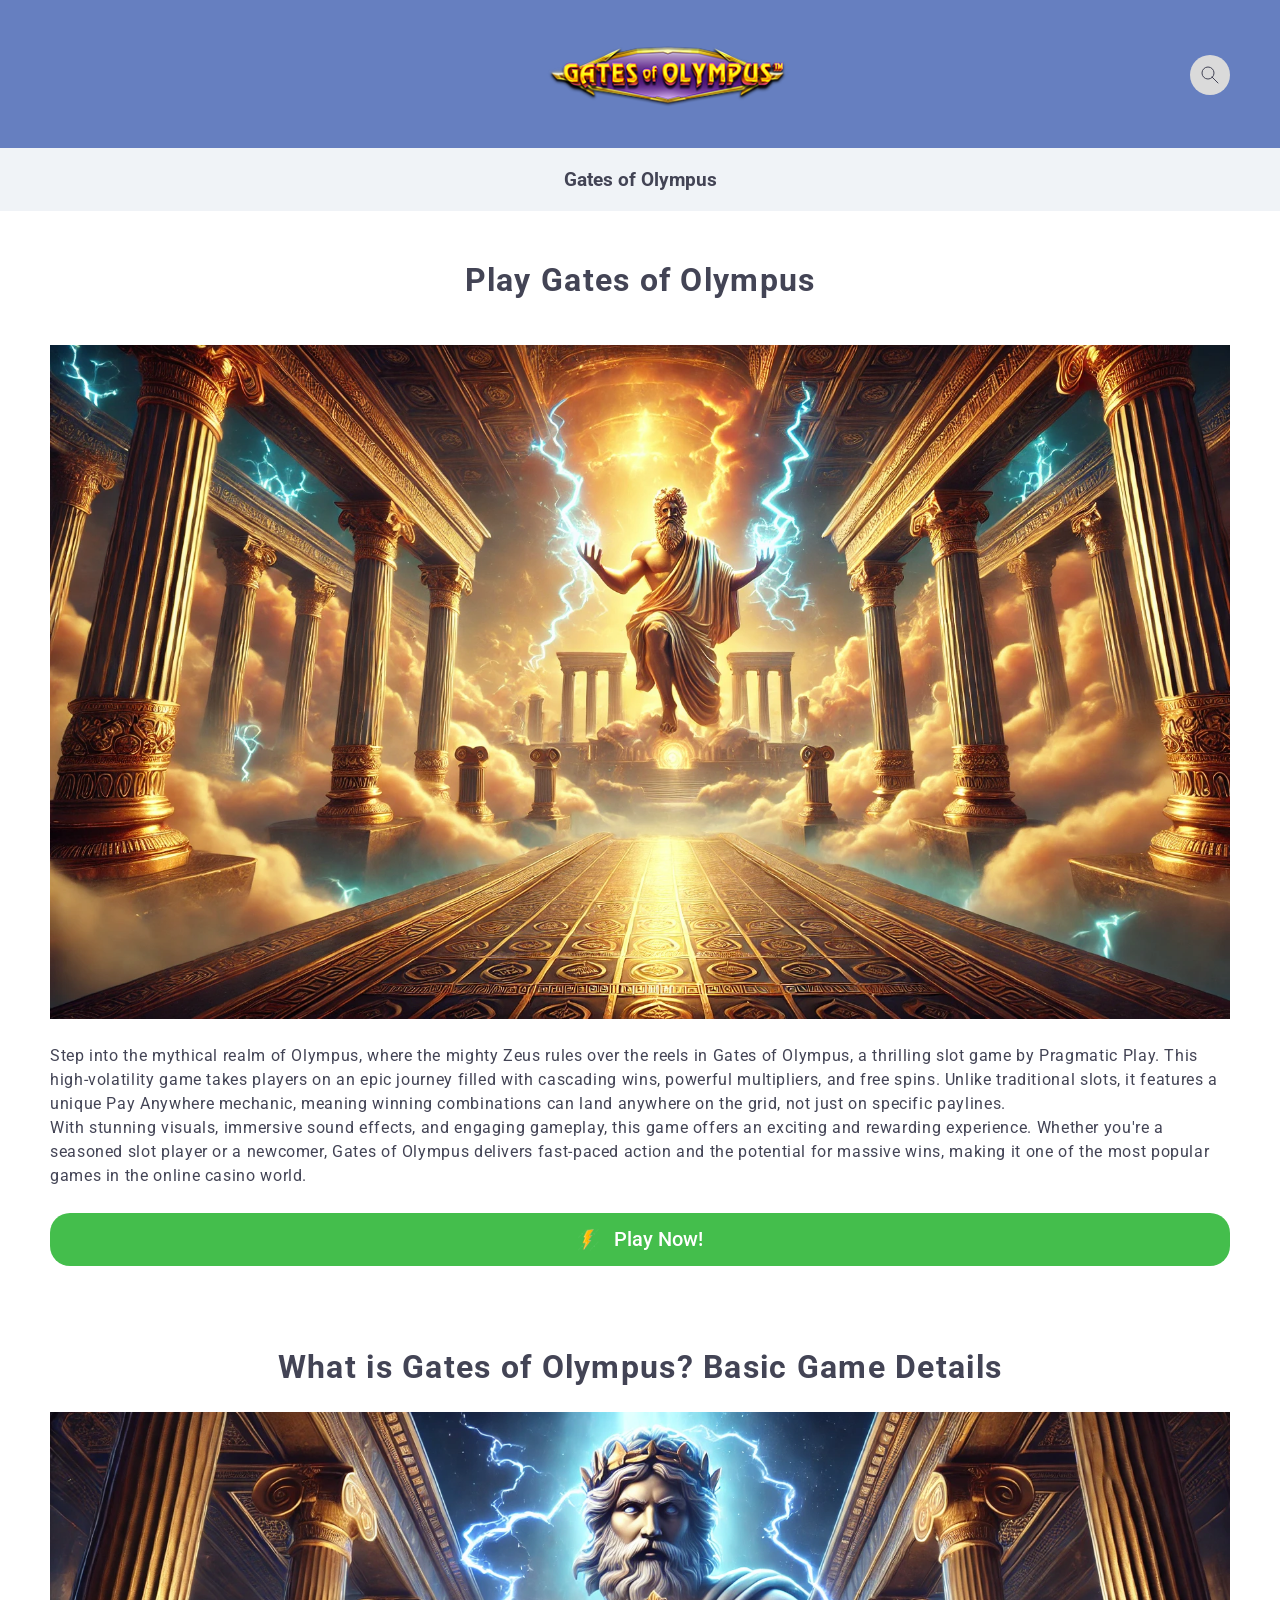
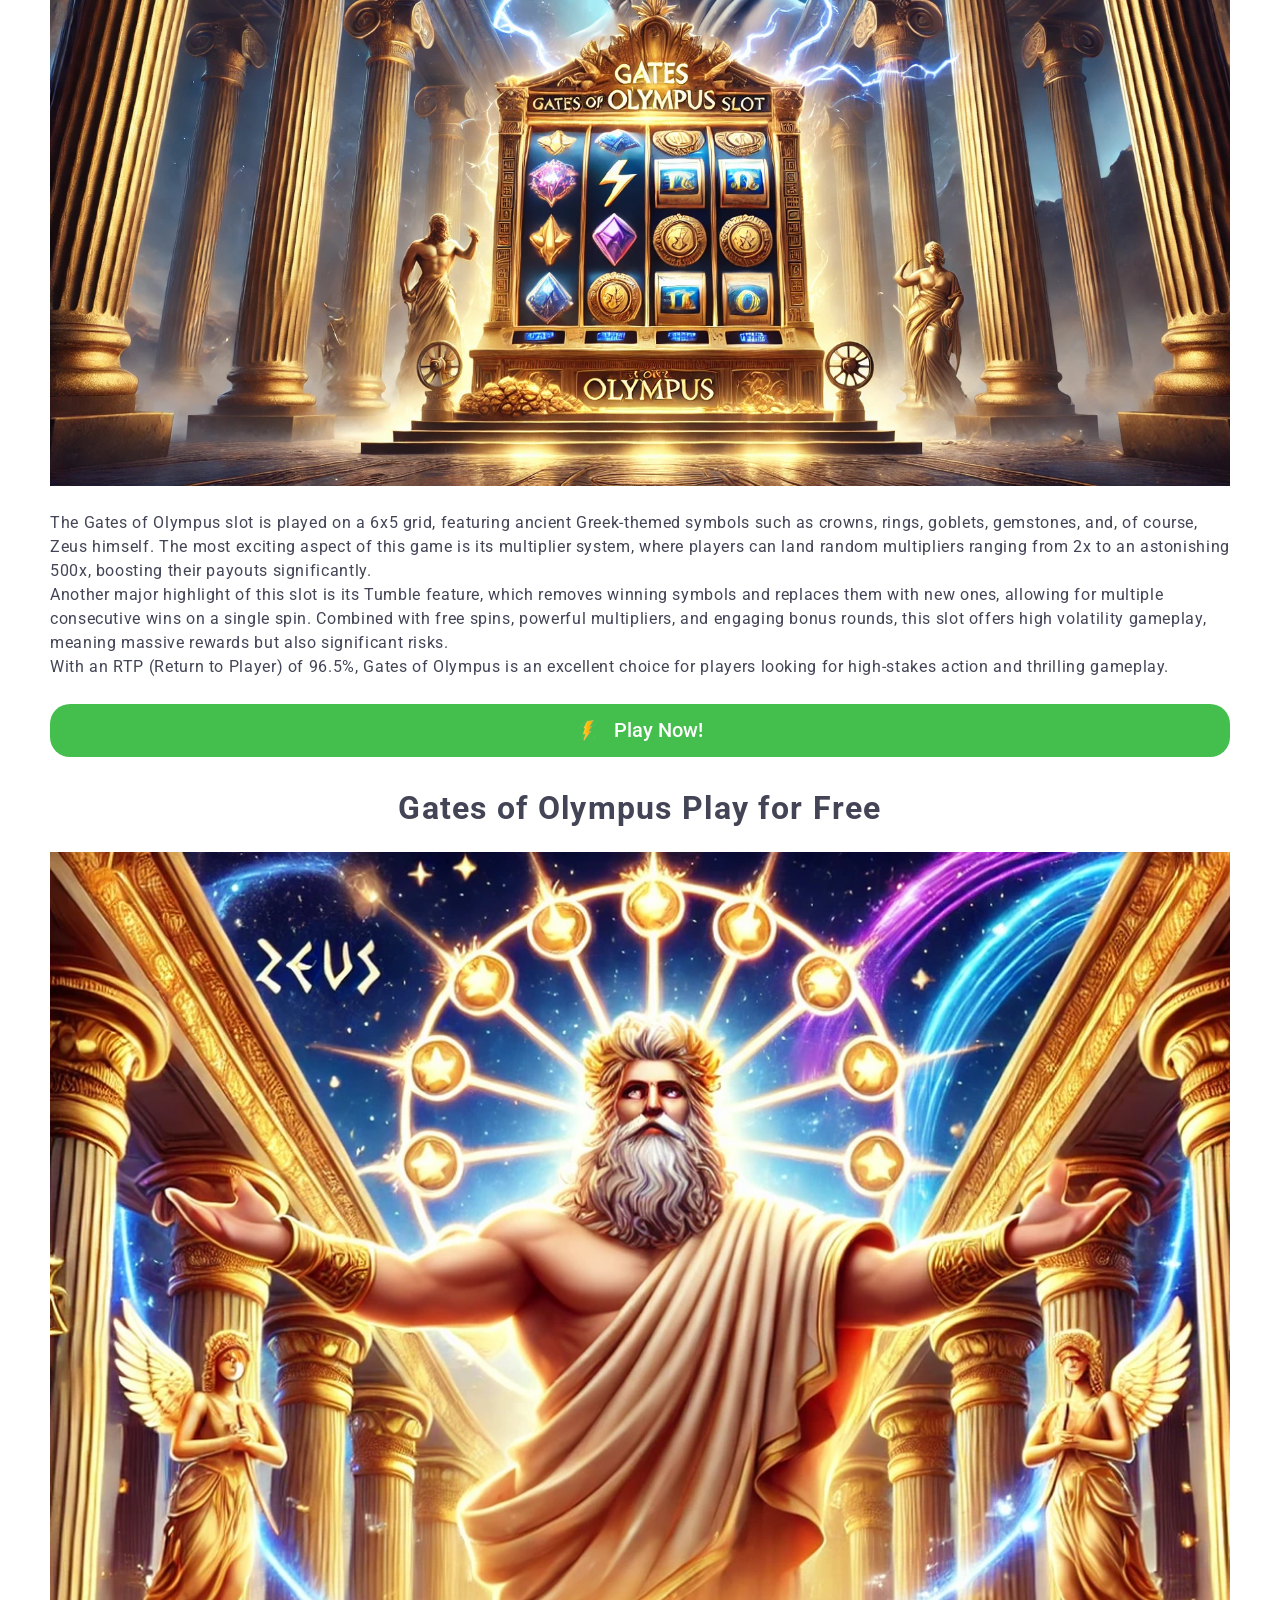
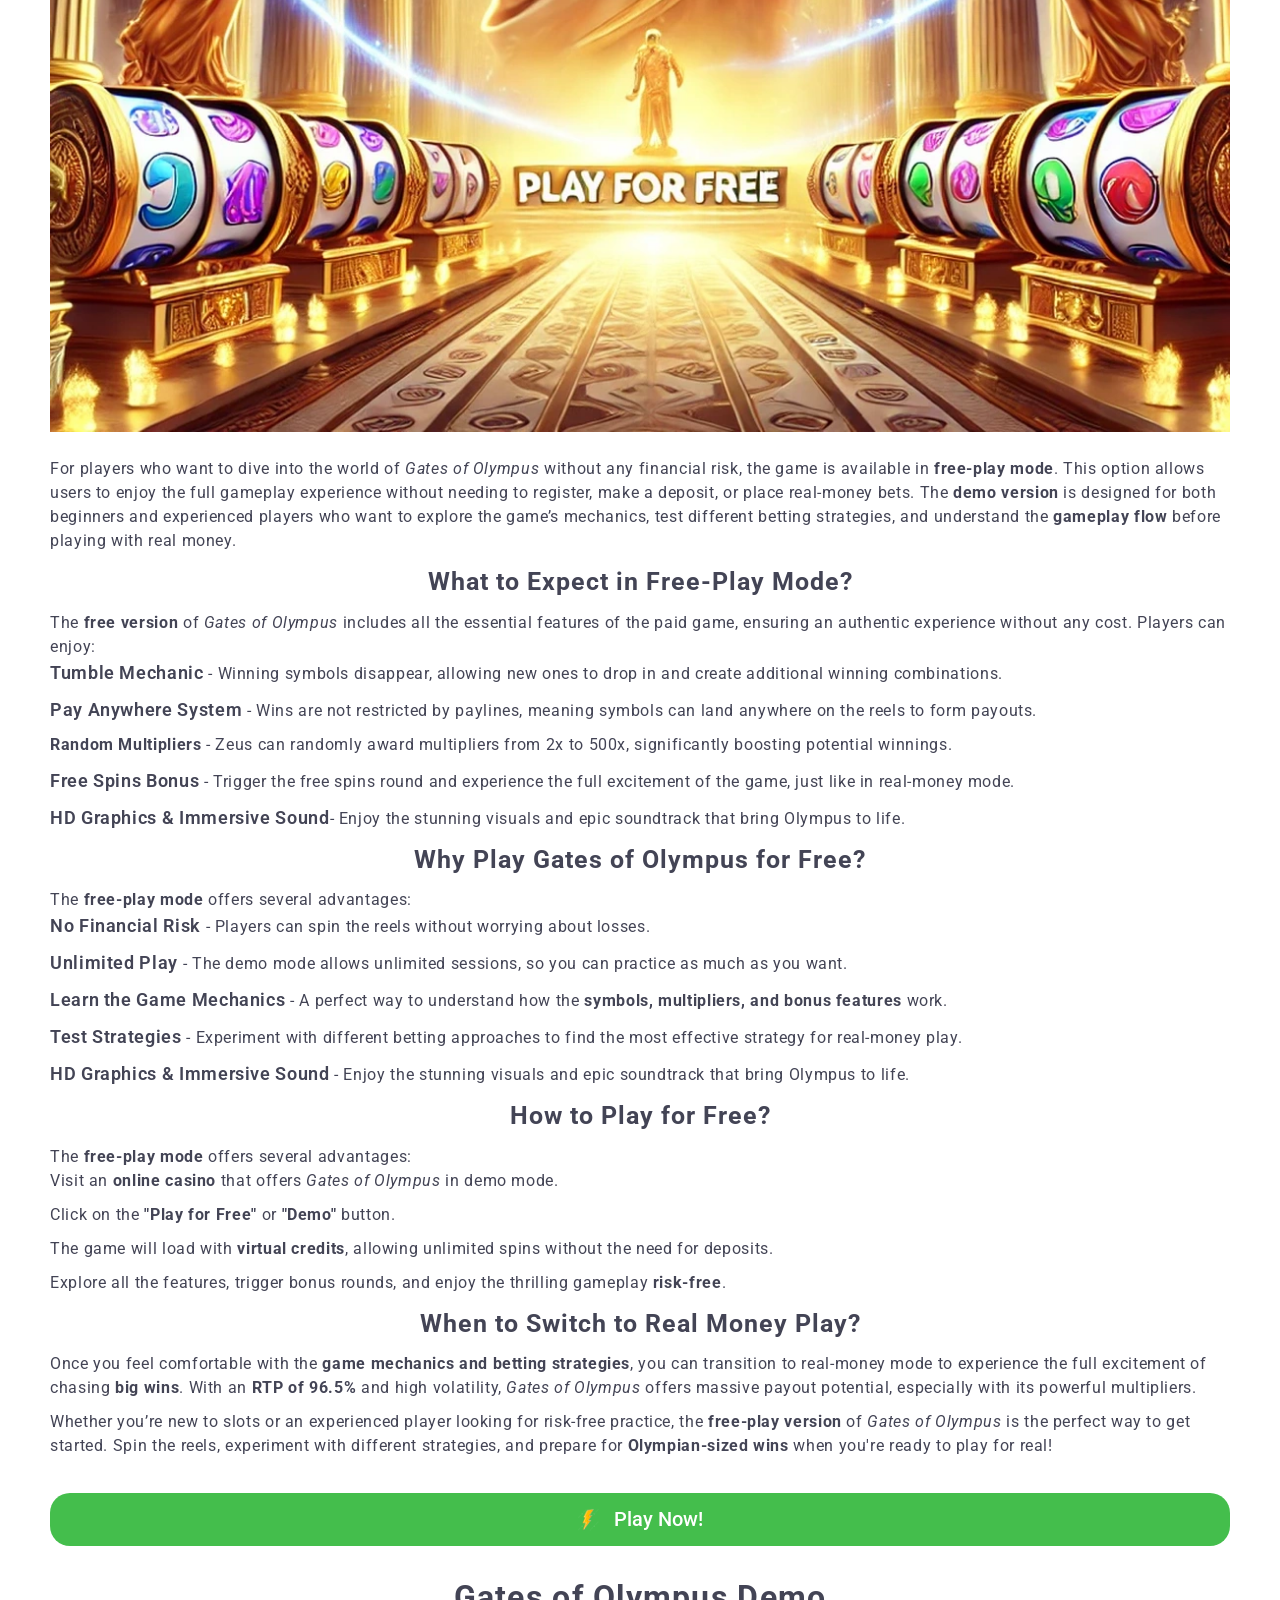
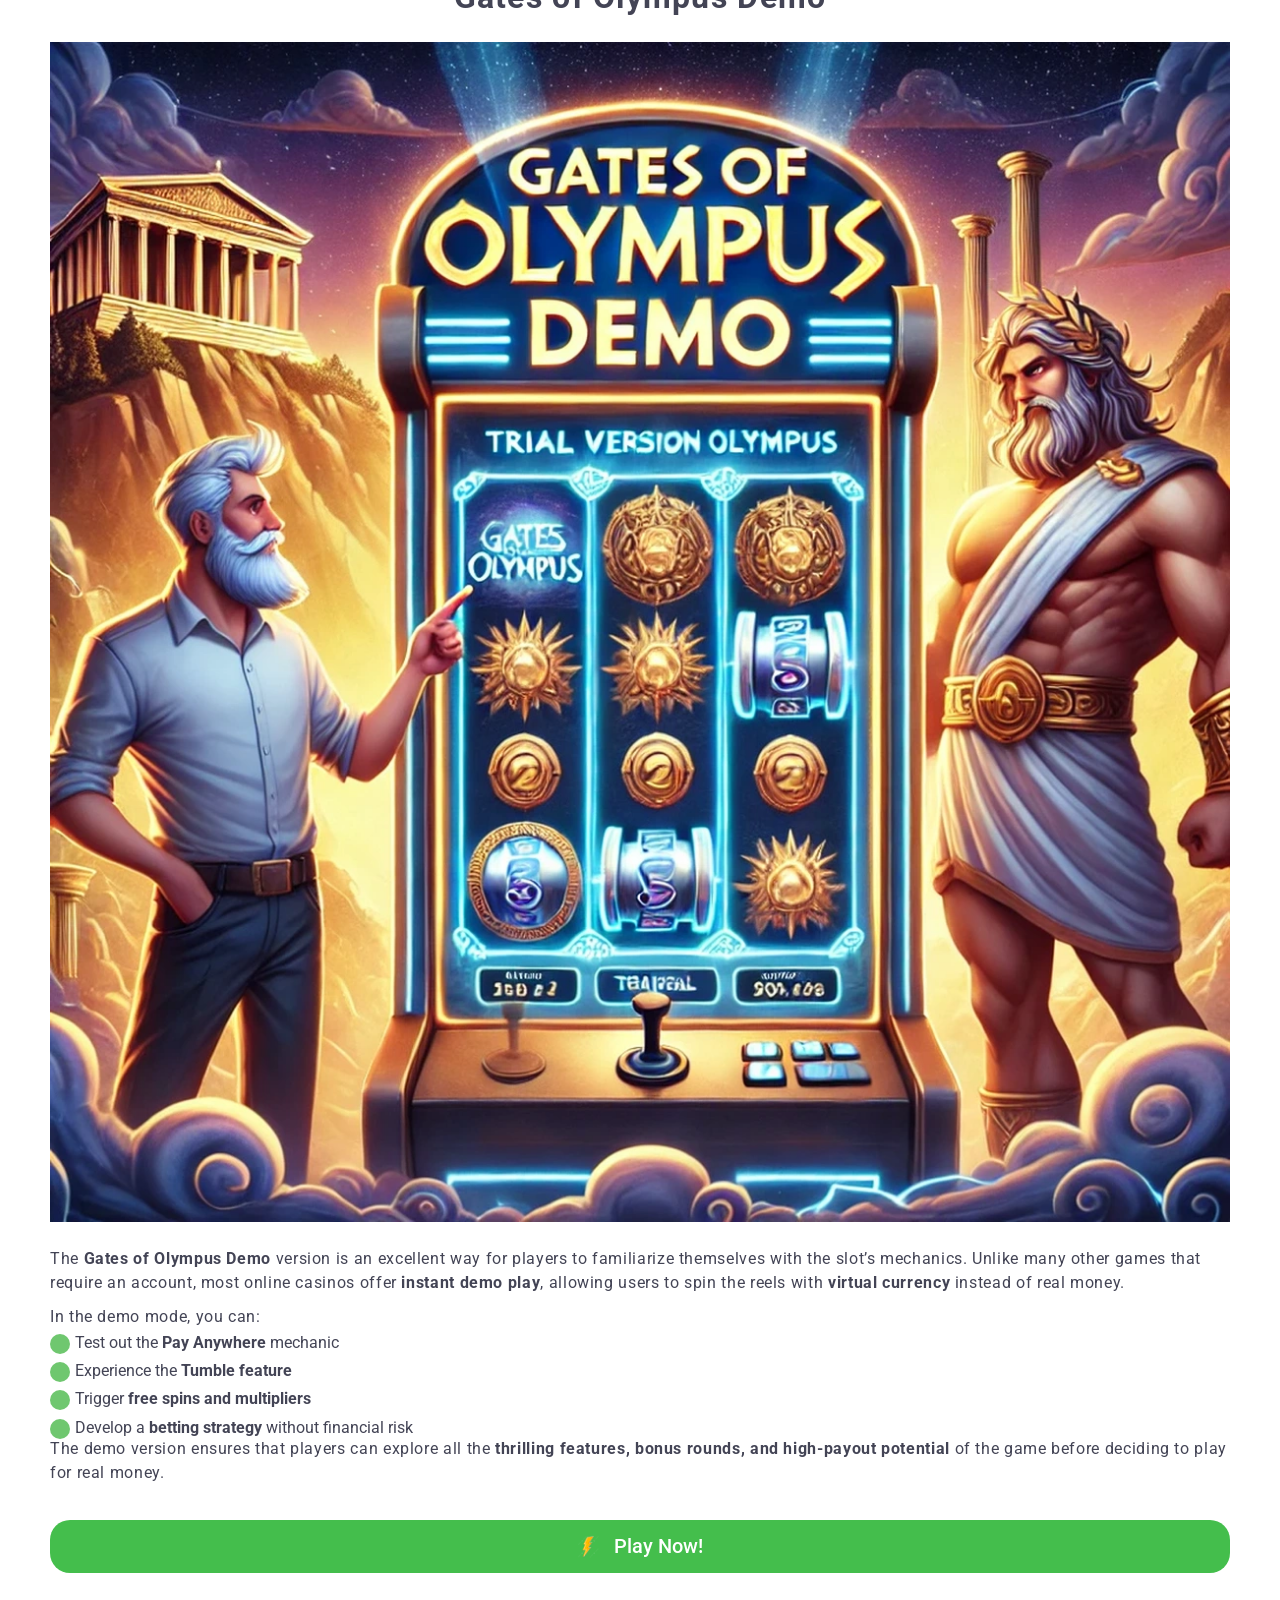
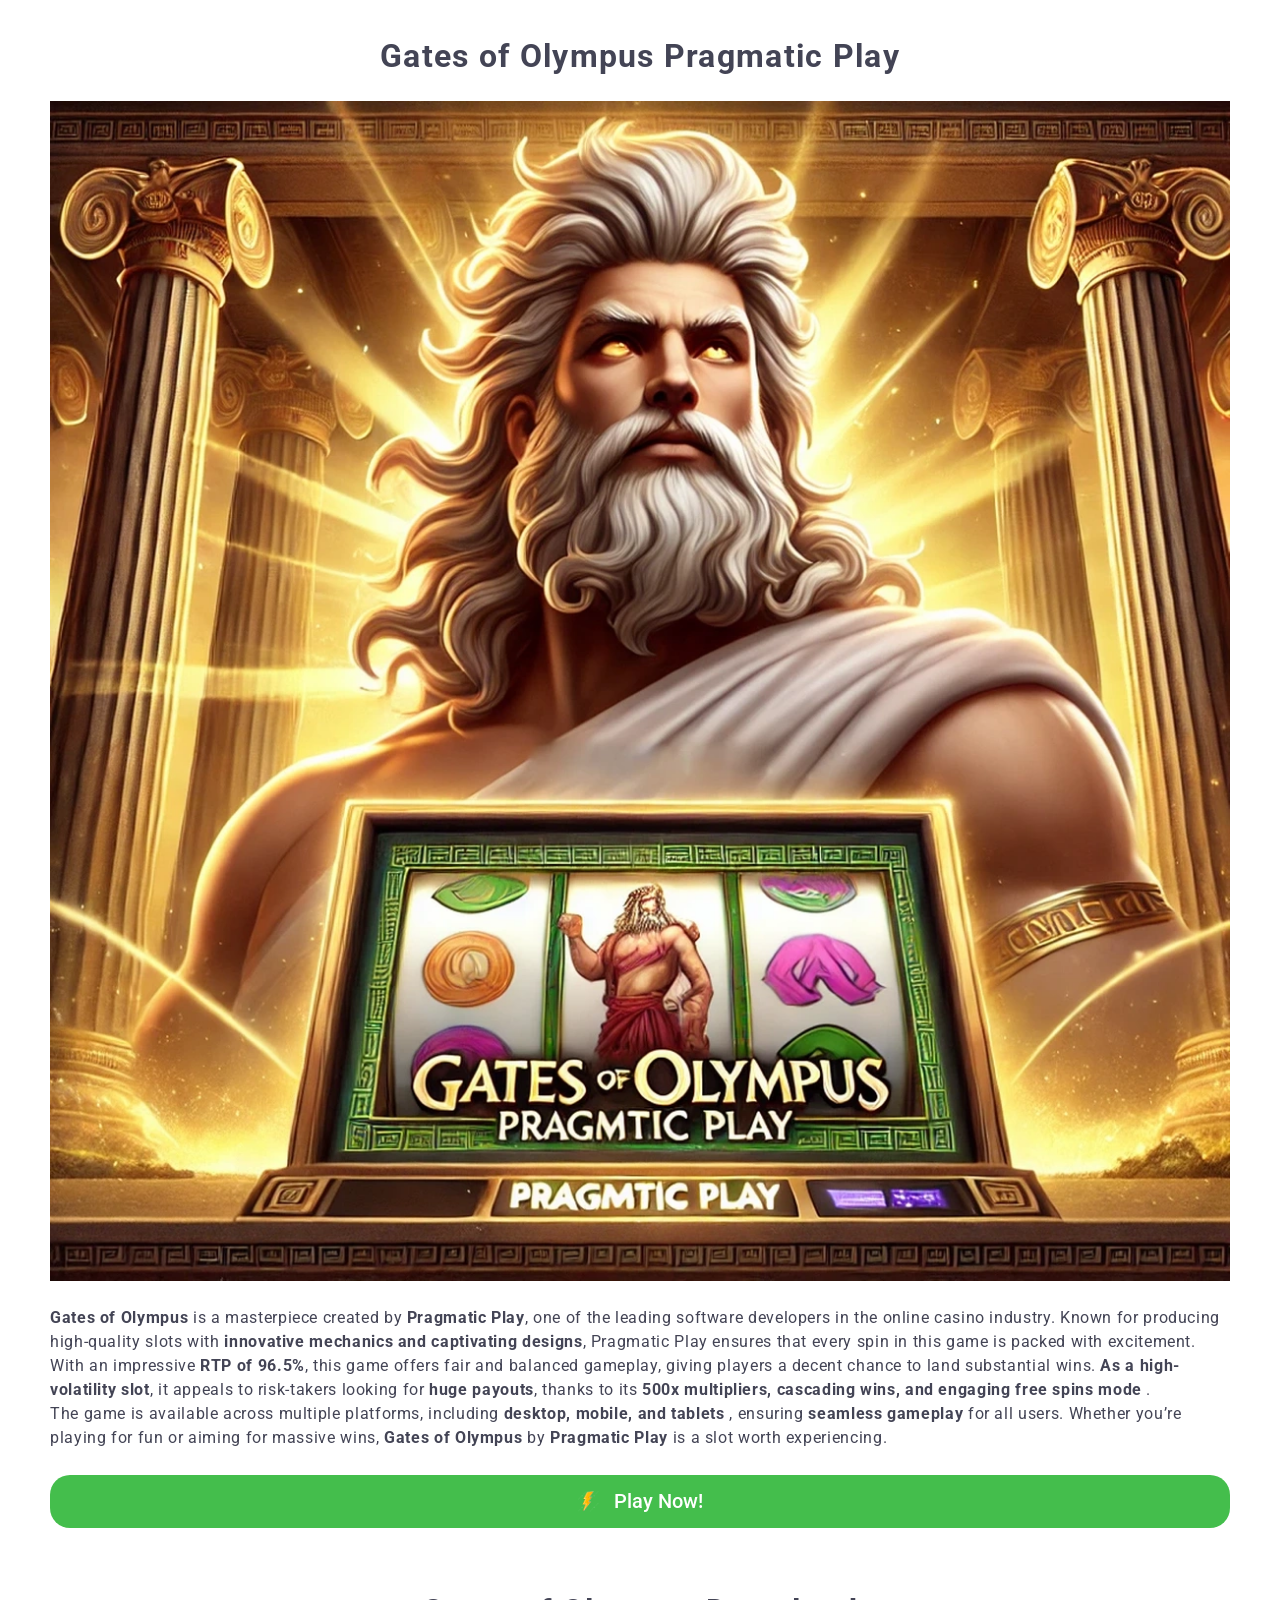
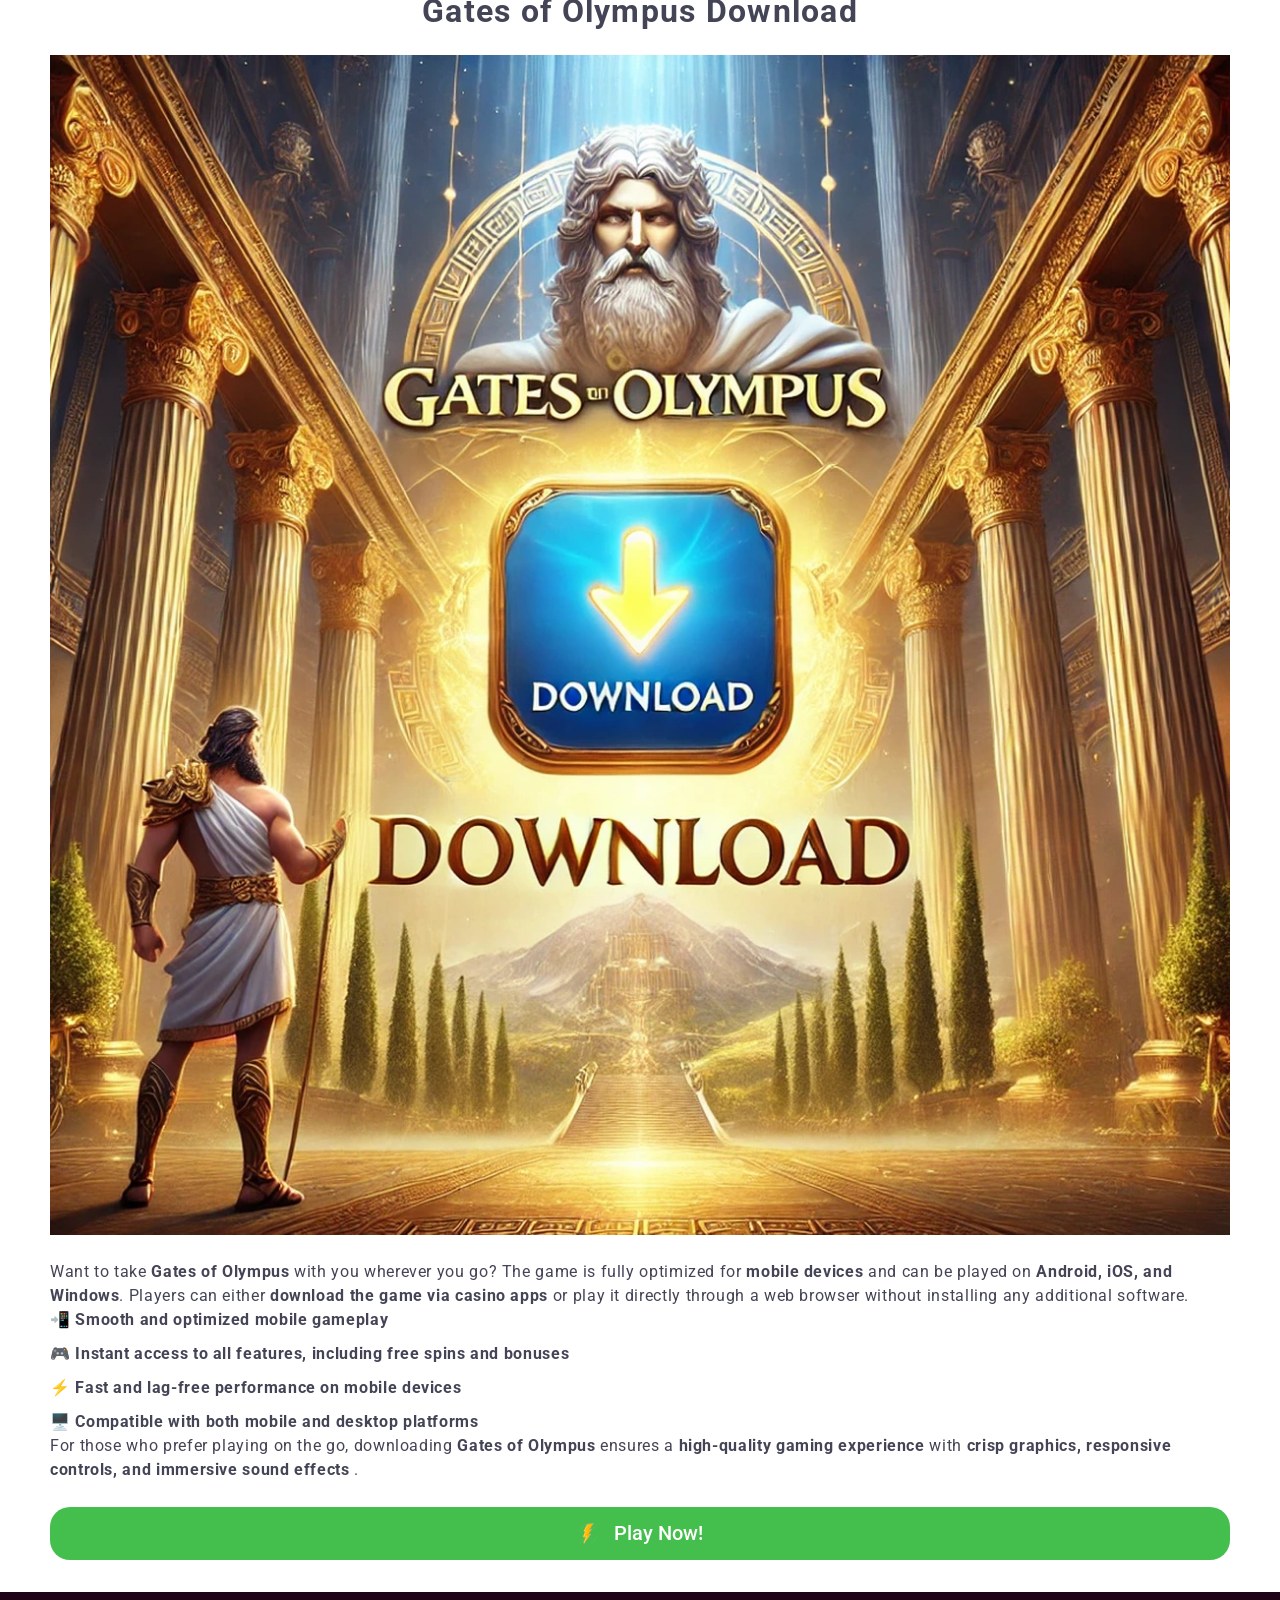
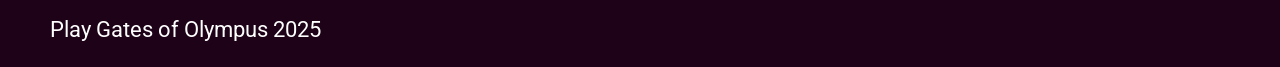
<file: index.html>
<!DOCTYPE html>
<html lang="en">
  <head>
    <meta charset="UTF-8" />
    <meta name="viewport" content="width=device-width, initial-scale=1.0" />
    <link rel="shortcut icon" href="./image/icon/favicon.ico" type="image/x-icon" />
    <link rel="preconnect" href="https://fonts.googleapis.com" />
    <link rel="preconnect" href="https://fonts.gstatic.com" crossorigin />
    <link
      href="https://fonts.googleapis.com/css2?family=Roboto:wght@400;500;700&display=swap"
      rel="stylesheet"
    />
    <link
      rel="stylesheet"
      href="https://cdnjs.cloudflare.com/ajax/libs/modern-normalize/3.0.1/modern-normalize.min.css"
      integrity="sha512-q6WgHqiHlKyOqslT/lgBgodhd03Wp4BEqKeW6nNtlOY4quzyG3VoQKFrieaCeSnuVseNKRGpGeDU3qPmabCANg=="
      crossorigin="anonymous"
      referrerpolicy="no-referrer"
    />
    <link rel="stylesheet" href="./css/style.css" />
    <title>Gates of Olympus</title>
  </head>
  <body>
    <section class="header">
      <div class="header__top">
        <div class="container">
          <nav class="header__nav">
            <img
              class="header__image"
              src="./image/icon/gateslogo.png"
              alt="Logo for Gates of Olympus "
              width="150"
            />
            <div class="search__btn" data-modal-search-open>
              <svg class="icon" width="30" height="30">
                <use href="image/icon/search-icon.svg#search"></use>
              </svg>
            </div>
            <div class="burger" data-modal-open>
              <div class="burger__item-btn"></div>
            </div>
          </nav>
          <div class="modal-overlay" data-modal>
            <div class="modal">
              <button type="button" class="burger-btn-close" data-modal-close>
                <div class="clouse__button"></div>
              </button>
              <p class="burger__title">Menu</p>
              <ul class="burger__list">
                <li class="burger__item">
                  <a href="#main" class="burger__link">Play Gates of Olympus</a>
                </li>
                <li class="burger__item">
                  <a href="#slot" class="burger__link">Gates of Olympus Slot</a>
                </li>
                <li class="burger__item">
                  <a href="#about" class="burger__link">Gates of Olympus Play for Free</a>
                </li>
                <li class="burger__item">
                  <a href="#demo" class="burger__link">Gates of Olympus Demo</a>
                </li>
                <li class="burger__item">
                  <a href="#pragmatic" class="burger__link">Gates of Olympus Pragmatic Play</a>
                </li>
                <li class="burger__item">
                  <a href="#download" class="burger__link">Gates of Olympus Download</a>
                </li>
              </ul>
            </div>
          </div>
        </div>
      </div>
      <div class="header__bottom">
        <div class="container">
          <h3 class="header__title-bottom">Gates of Olympus</h3>
          <ul class="header__list header__list--hidden">
            <li class="header__item">
              <a href="#main" class="header__link">Play Gates of Olympus</a>
            </li>
            <li class="header__item">
              <a href="#slot" class="header__link">Gates of Olympus Slot</a>
            </li>
            <li class="header__item">
              <a href="#about" class="header__link">Gates of Olympus Play for Free</a>
            </li>
            <li class="header__item">
              <a href="#demo" class="header__link">Gates of Olympus Demo</a>
            </li>
            <li class="header__item">
              <a href="#pragmatic" class="header__link">Gates of Olympus Pragmatic Play</a>
            </li>
            <li class="header__item">
              <a href="#download" class="header__link">Gates of Olympus Download</a>
            </li>
          </ul>
        </div>
      </div>
    </section>
    <main class="main-content">
      <section id="main" class="main__page">
        <div class="container">
          <h1 class="page__title title">Play Gates of Olympus</h1>
          <img
            class="image"
            src="./image/play/gates_of_olympus_play_320.webp"
            srcset="
              ./image/play/gates_of_olympus_play_768.webp    1x,
              ./image/play/gates_of_olympus_play_1200x2.webp 2x
            "
            alt="Play Gates of Olympus"
            width="320"
          />
          <div class="text__content page__description">
            <p class="page__text text">
              Step into the mythical realm of Olympus, where the mighty Zeus rules over the reels in
              Gates of Olympus, a thrilling slot game by Pragmatic Play. This high-volatility game
              takes players on an epic journey filled with cascading wins, powerful multipliers, and
              free spins. Unlike traditional slots, it features a unique Pay Anywhere mechanic,
              meaning winning combinations can land anywhere on the grid, not just on specific
              paylines.
            </p>
            <p class="page__text text">
              With stunning visuals, immersive sound effects, and engaging gameplay, this game
              offers an exciting and rewarding experience. Whether you're a seasoned slot player or
              a newcomer, Gates of Olympus delivers fast-paced action and the potential for massive
              wins, making it one of the most popular games in the online casino world.
            </p>
          </div>
          <a href="index.html" class="play__btn">
            <img
              src="./image/icon//star-icon.png"
              alt="Lightning"
              class="image__btn"
              width="21"
            />Play Now!</a
          >
        </div>
      </section>
      <section id="slot" class="slot__page">
        <div class="container">
          <h2 class="slot__title title">What is Gates of Olympus? Basic Game Details</h2>
          <img
            class="image"
            src="./image/slot/gates_of_olympus_slot_320.webp"
            alt="Gates of Olympus Slot"
            srcset="
              ./image/slot/gates_of_olympus_slot_768.webp    1x,
              ./image/slot/gates_of_olympus_slot_1200x2.webp 2x
            "
            width="320"
          />
          <div class="text__content slot__description">
            <p class="slot__text text">
              The Gates of Olympus slot is played on a 6x5 grid, featuring ancient Greek-themed
              symbols such as crowns, rings, goblets, gemstones, and, of course, Zeus himself. The
              most exciting aspect of this game is its multiplier system, where players can land
              random multipliers ranging from 2x to an astonishing 500x, boosting their payouts
              significantly.
            </p>
            <p class="slot__text text">
              Another major highlight of this slot is its Tumble feature, which removes winning
              symbols and replaces them with new ones, allowing for multiple consecutive wins on a
              single spin. Combined with free spins, powerful multipliers, and engaging bonus
              rounds, this slot offers high volatility gameplay, meaning massive rewards but also
              significant risks.
            </p>
            <p class="slot__text text">
              With an RTP (Return to Player) of 96.5%, Gates of Olympus is an excellent choice for
              players looking for high-stakes action and thrilling gameplay.
            </p>
          </div>
          <a href="index.html" class="play__btn">
            <img
              src="./image/icon//star-icon.png"
              alt="Lightning"
              class="image__btn"
              width="21"
            />Play Now!</a
          >
        </div>
      </section>
      <section id="about" class="about__page">
        <div class="container">
          <h2 class="about__title title">Gates of Olympus Play for Free</h2>
          <img
            class="image"
            src="./image/play_free/gates_of_olympus_play_for_free_768.webp"
            alt="Gates of Olympus Play for Free"
            srcset="
              ./image/play_free/gates_of_olympus_play_for_free_1200.webp   1x,
              ./image/play_free/gates_of_olympus_play_for_free_1200x2.webp 2x
            "
            width="320"
          />
          <div class="text__content about__description">
            <p class="about__text text">
              For players who want to dive into the world of <i>Gates of Olympus</i> without any
              financial risk, the game is available in <b>free-play mode</b>. This option allows
              users to enjoy the full gameplay experience without needing to register, make a
              deposit, or place real-money bets. The <b>demo version</b> is designed for both
              beginners and experienced players who want to explore the game’s mechanics, test
              different betting strategies, and understand the <b>gameplay flow</b> before playing
              with real money.
            </p>
            <h4 class="about__title-text text">What to Expect in Free-Play Mode?</h4>
            <p class="about__text text">
              The <b>free version</b> of <i>Gates of Olympus</i> includes all the essential features
              of the paid game, ensuring an authentic experience without any cost. Players can
              enjoy:
            </p>
            <ul class="about__expect-list list__about">
              <li class="expect__item">
                <p class="expect__link text">
                  <span>Tumble Mechanic </span>- Winning symbols disappear, allowing new ones to
                  drop in and create additional winning combinations.
                </p>
              </li>
              <li class="expect__item">
                <p class="expect__link text">
                  <span>Pay Anywhere System </span>- Wins are not restricted by paylines, meaning
                  symbols can land anywhere on the reels to form payouts.
                </p>
              </li>
              <li class="expect__item text">
                <p class="expect__link">
                  <b>Random Multipliers </b>- Zeus can randomly award multipliers from 2x to 500x,
                  significantly boosting potential winnings.
                </p>
              </li>
              <li class="expect__item text">
                <p class="expect__link">
                  <span>Free Spins Bonus </span>- Trigger the free spins round and experience the
                  full excitement of the game, just like in real-money mode.
                </p>
              </li>
              <li class="expect__item text">
                <p class="expect__link">
                  <span>HD Graphics & Immersive Sound</span>- Enjoy the stunning visuals and epic
                  soundtrack that bring Olympus to life.
                </p>
              </li>
            </ul>
            <h4 class="about__title-text text">Why Play Gates of Olympus for Free?</h4>
            <p class="about__text text">The <b>free-play mode</b> offers several advantages:</p>
            <ul class="about__why-list list__about">
              <li class="why__item">
                <p class="why__link text">
                  <span>No Financial Risk </span>- Players can spin the reels without worrying about
                  losses.
                </p>
              </li>
              <li class="why__item">
                <p class="why__link text">
                  <span>Unlimited Play </span>- The demo mode allows unlimited sessions, so you can
                  practice as much as you want.
                </p>
              </li>
              <li class="why__item">
                <p class="why__link text">
                  <span>Learn the Game Mechanics </span>- A perfect way to understand how the
                  <b> symbols, multipliers, and bonus features </b> work.
                </p>
              </li>
              <li class="why__item">
                <p class="why__link text">
                  <span>Test Strategies </span>- Experiment with different betting approaches to
                  find the most effective strategy for real-money play.
                </p>
              </li>
              <li class="why__item">
                <p class="why__link text">
                  <span>HD Graphics & Immersive Sound </span>- Enjoy the stunning visuals and epic
                  soundtrack that bring Olympus to life.
                </p>
              </li>
            </ul>
            <h4 class="about__title-text text">How to Play for Free?</h4>
            <p class="about__text text">The <b>free-play mode</b> offers several advantages:</p>
            <ul class="about__how-list list__about">
              <li class="how__item">
                <p class="how__link text">
                  Visit an <b>online casino</b> that offers <i>Gates of Olympus</i> in demo mode.
                </p>
              </li>
              <li class="how__item">
                <p class="how__link text">
                  Click on the <b>"Play for Free"</b> or <b>"Demo"</b> button.
                </p>
              </li>
              <li class="how__item">
                <p class="how__link text">
                  The game will load with <b>virtual credits</b>, allowing unlimited spins without
                  the need for deposits.
                </p>
              </li>
              <li class="how__item">
                <p class="how__link text">
                  Explore all the features, trigger bonus rounds, and enjoy the thrilling gameplay
                  <b>risk-free</b>.
                </p>
              </li>
            </ul>
            <h4 class="about__title-text text">When to Switch to Real Money Play?</h4>
            <p class="when__text text">
              Once you feel comfortable with the <b>game mechanics and betting strategies</b>, you
              can transition to real-money mode to experience the full excitement of chasing
              <b>big wins</b>. With an <b>RTP of 96.5%</b> and high volatility,
              <i>Gates of Olympus</i>
              offers massive payout potential, especially with its powerful multipliers.
            </p>
            <p class="when__text text">
              Whether you’re new to slots or an experienced player looking for risk-free practice,
              the <b>free-play version</b> of <i>Gates of Olympus</i> is the perfect way to get
              started. Spin the reels, experiment with different strategies, and prepare for
              <b>Olympian-sized wins</b> when you're ready to play for real!
            </p>
          </div>
          <a href="index.html" class="play__btn">
            <img
              src="./image/icon//star-icon.png"
              alt="Lightning"
              class="image__btn"
              width="21"
            />Play Now!</a
          >
        </div>
      </section>
      <section id="demo" class="demo__page">
        <div class="container">
          <h2 class="demo__title title">Gates of Olympus Demo</h2>
          <img
            class="image"
            src="./image/demo/gates_of_olympus_demo_768.webp"
            alt=""
            srcset="
              ./image/demo/gates_of_olympus_demo_1200.webp   1x,
              ./image/demo/gates_of_olympus_demo_1200x2.webp 2x
            "
            width="320"
          />
          <div class="text__content demo__description">
            <p class="demo__text text">
              The <b>Gates of Olympus Demo</b> version is an excellent way for players to
              familiarize themselves with the slot’s mechanics. Unlike many other games that require
              an account, most online casinos offer <b>instant demo play</b>, allowing users to spin
              the reels with <b>virtual currency</b> instead of real money.
            </p>
            <p class="demo__title-text text">In the demo mode, you can:</p>
            <ul class="demo__list">
              <li class="demo__item">
                <p class="demo__link">Test out the <b>Pay Anywhere</b> mechanic</p>
              </li>
              <li class="demo__item">
                <p class="demo__link">Experience the <b>Tumble feature</b></p>
              </li>
              <li class="demo__item">
                <p class="demo__link">Trigger <b>free spins and multipliers</b></p>
              </li>
              <li class="demo__item">
                <p class="demo__link">Develop a <b>betting strategy</b> without financial risk</p>
              </li>
            </ul>
            <p class="demo__text text">
              The demo version ensures that players can explore all the
              <b> thrilling features, bonus rounds, and high-payout potential </b> of the game
              before deciding to play for real money.
            </p>
          </div>
          <a href="index.html" class="play__btn">
            <img
              src="./image/icon//star-icon.png"
              alt="Lightning"
              class="image__btn"
              width="21"
            />Play Now!</a
          >
        </div>
      </section>
      <section id="pragmatic" class="pragmatic__page">
        <div class="container">
          <h2 class="pragmatic__title title">Gates of Olympus Pragmatic Play</h2>
          <img
            class="image"
            src="./image/pragmatic/gates_of_olympus_pragmatic_play_768.webp"
            alt=""
            srcset="
              ./image/pragmatic/gates_of_olympus_pragmatic_play_1200.webp   1x,
              ./image/pragmatic/gates_of_olympus_pragmatic_play_1200x2.webp 2x
            "
            width="320"
          />
          <div class="text__content">
            <p class="pragmatic__text text">
              <b>Gates of Olympus</b> is a masterpiece created by<b> Pragmatic Play</b>, one of the
              leading software developers in the online casino industry. Known for producing
              high-quality slots with <b>innovative mechanics and captivating designs</b>, Pragmatic
              Play ensures that every spin in this game is packed with excitement.
            </p>
            <p class="pragmatic__text text">
              With an impressive <b>RTP of 96.5%</b>, this game offers fair and balanced gameplay,
              giving players a decent chance to land substantial wins.
              <b>As a high-volatility slot</b>, it appeals to risk-takers looking for
              <b>huge payouts</b>, thanks to its
              <b> 500x multipliers, cascading wins, and engaging free spins mode </b>.
            </p>
            <p class="pragmatic__text text">
              The game is available across multiple platforms, including
              <b> desktop, mobile, and tablets </b>, ensuring <b>seamless gameplay</b> for all
              users. Whether you’re playing for fun or aiming for massive wins,
              <b>Gates of Olympus</b> by <b>Pragmatic Play</b> is a slot worth experiencing.
            </p>
          </div>
          <a href="index.html" class="play__btn">
            <img
              src="./image/icon//star-icon.png"
              alt="Lightning"
              class="image__btn"
              width="21"
            />Play Now!</a
          >
        </div>
      </section>
      <section id="download" class="download__page">
        <div class="container">
          <h2 class="download__title title">Gates of Olympus Download</h2>
          <img
            class="image"
            src="./image/download/gates_of_olympus_download_768.webp"
            alt=""
            srcset="
              ./image/download/gates_of_olympus_download_1200.webp   1x,
              ./image/download/gates_of_olympus_download_1200x2.webp 2x
            "
            width="320"
          />
          <div class="text__content">
            <p class="download__text text">
              Want to take <b>Gates of Olympus</b> with you wherever you go? The game is fully
              optimized for <b>mobile devices</b> and can be played on<b>
                Android, iOS, and Windows</b
              >. Players can either <b>download the game via casino apps</b> or play it directly
              through a web browser without installing any additional software.
            </p>
            <ul class="download__list">
              <li class="download__item">
                <p class="download__link text">📲 <b>Smooth and optimized mobile gameplay</b></p>
              </li>
              <li class="download__item">
                <p class="download__link text">
                  🎮
                  <b>Instant access to all features, including free spins and bonuses</b>
                </p>
              </li>
              <li class="download__item">
                <p class="download__link text">
                  ⚡
                  <b>Fast and lag-free performance on mobile devices</b>
                </p>
              </li>
              <li class="download__item">
                <p class="download__link text">
                  🖥️
                  <b>Compatible with both mobile and desktop platforms</b>
                </p>
              </li>
            </ul>
            <p class="download__text text">
              For those who prefer playing on the go, downloading <b>Gates of Olympus</b> ensures a
              <b>high-quality gaming experience</b> with
              <b> crisp graphics, responsive controls, and immersive sound effects </b>.
            </p>
          </div>

          <a href="index.html" class="play__btn">
            <img
              src="./image/icon//star-icon.png"
              alt="Lightning"
              class="image__btn"
              width="21"
            />Play Now!</a
          >
        </div>
      </section>
    </main>
    <footer class="footer">
      <div class="container">
        <p class="footer__title">Play Gates of Olympus 2025</p>
      </div>
    </footer>
    <section class="search" data-modal-search>
      <div class="search__modal">
        <svg class="icon" width="20" height="20">
          <use href="image/icon/search-icon.svg#search"></use>
        </svg>
        <input type="text" class="search__input" placeholder="Search" data-modal-text />
      </div>
    </section>
    <script type="module" src="./js/main.js"></script>
  </body>
</html>
</file>
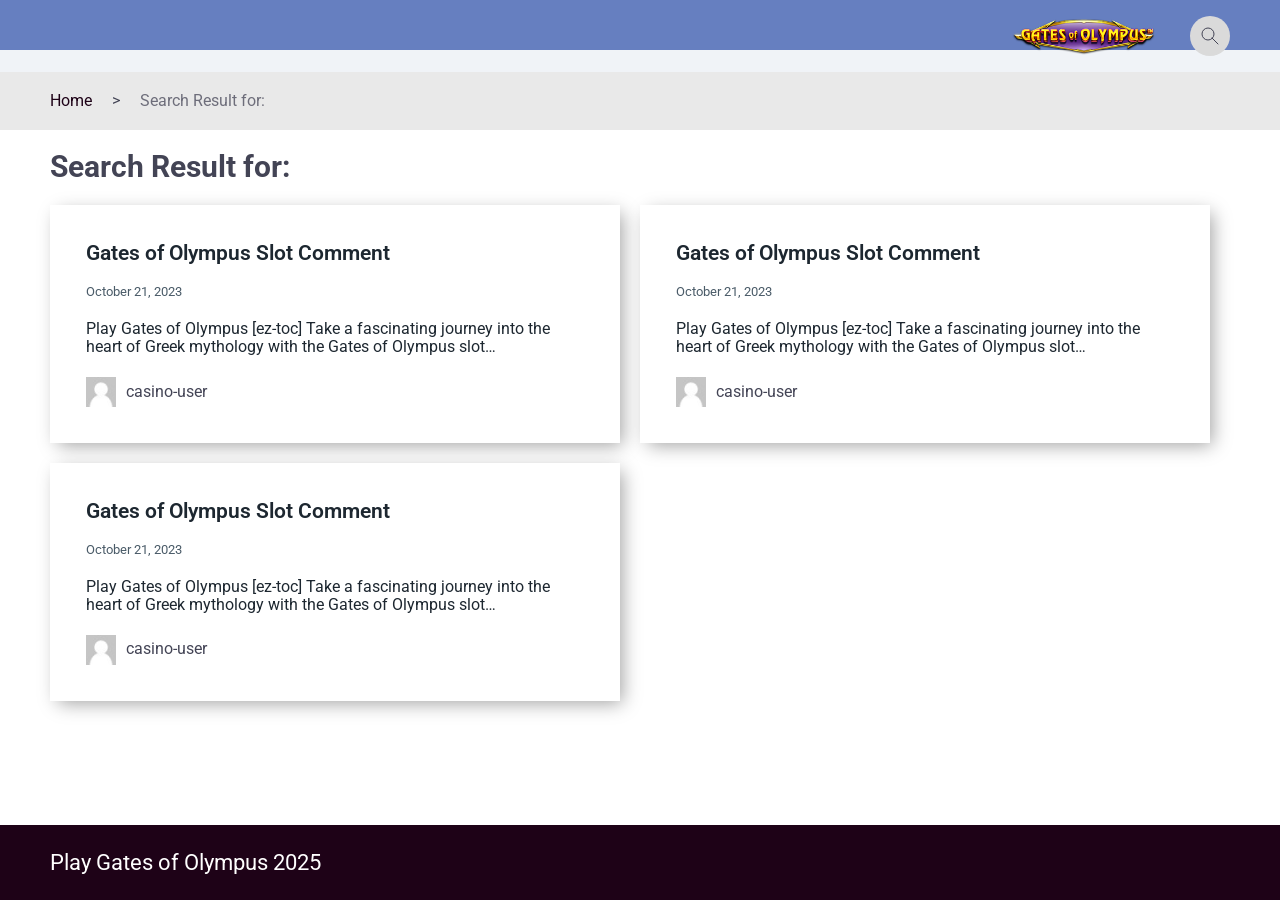
<file: search.html>
<!DOCTYPE html>
<html lang="en">
  <head>
    <meta charset="UTF-8" />
    <meta name="viewport" content="width=device-width, initial-scale=1.0" />
    <link rel="shortcut icon" href="./image/icon/favicon.ico" type="image/x-icon" />
    <link rel="preconnect" href="https://fonts.googleapis.com" />
    <link rel="preconnect" href="https://fonts.gstatic.com" crossorigin />
    <link
      href="https://fonts.googleapis.com/css2?family=Roboto:wght@400;500;700&display=swap"
      rel="stylesheet"
    />
    <link
      rel="stylesheet"
      href="https://cdnjs.cloudflare.com/ajax/libs/modern-normalize/3.0.1/modern-normalize.min.css"
      integrity="sha512-q6WgHqiHlKyOqslT/lgBgodhd03Wp4BEqKeW6nNtlOY4quzyG3VoQKFrieaCeSnuVseNKRGpGeDU3qPmabCANg=="
      crossorigin="anonymous"
      referrerpolicy="no-referrer"
    />
    <link rel="stylesheet" href="./css/style.css" />
    <title>Gates of Olympus</title>
  </head>
  <body>
    <section class="header">
      <div class="container">
        <nav class="header__nav">
          <img src="./image/icon/gateslogo.png" alt="Logo for Gates of Olympus " width="150" />
          <div class="search__btn" data-modal-search-open>
            <svg class="icon" width="30" height="30">
              <use href="image/icon/search-icon.svg#search"></use>
            </svg>
          </div>
          <div class="burger" data-modal-open>
            <div class="burger__item-btn"></div>
          </div>
        </nav>
        <div class="modal-overlay" data-modal>
          <div class="modal">
            <button type="button" class="burger-btn-close" data-modal-close>
              <div class="clouse__button"></div>
            </button>
            <p class="burger__title">Menu</p>
            <ul class="burger__list">
              <li class="burger__item">
                <a href="#main" class="burger__link">Play Gates of Olympus</a>
              </li>
              <li class="burger__item">
                <a href="#slot" class="burger__link">Gates of Olympus Slot</a>
              </li>
              <li class="burger__item">
                <a href="#about" class="burger__link">Gates of Olympus Play for Free</a>
              </li>
              <li class="burger__item">
                <a href="#demo" class="burger__link">Gates of Olympus Demo</a>
              </li>
              <li class="burger__item">
                <a href="#pragmatic" class="burger__link">Gates of Olympus Pragmatic Play</a>
              </li>
              <li class="burger__item">
                <a href="#download" class="burger__link">Gates of Olympus Download</a>
              </li>
            </ul>
          </div>
        </div>
      </div>
    </section>
    <main class="main-content">
      <section class="home__path">
        <div class="container">
          <a href="index.html" class="home__link">Home</a>
          <p class="home__sublink">></p>
          <p class="home__text-link">Search Result for:</p>
        </div>
      </section>
      <section class="result__searh">
        <div class="container">
          <h2 class="result__title">Search Result for:</h2>
          <ul class="result__list">
            <li class="result__item">
              <a href="index.html" class="result__post-card">Gates of Olympus Slot Comment</a>
              <p class="result__post-subtext">October 21, 2023</p>
              <p class="result__post-text">
                Play Gates of Olympus [ez-toc] Take a fascinating journey into the heart of Greek
                mythology with the Gates of Olympus slot…
              </p>
              <div class="result__post-description">
                <div class="result__post-block">
                  <img src="./image/icon/avatar.png" alt="Image User" width="30" />
                  <p class="result__post-user">casino-user</p>
                </div>
                <a href="#" class="result__post-btn"
                  ><svg class="result__icon-btn" width="20" height="20">
                    <use href=""></use>
                  </svg>
                </a>
              </div>
            </li>
            <li class="result__item">
              <a href="index.html" class="result__post-card">Gates of Olympus Slot Comment</a>
              <p class="result__post-subtext">October 21, 2023</p>
              <p class="result__post-text">
                Play Gates of Olympus [ez-toc] Take a fascinating journey into the heart of Greek
                mythology with the Gates of Olympus slot…
              </p>
              <div class="result__post-description">
                <div class="result__post-block">
                  <img src="./image/icon/avatar.png" alt="Image User" width="30" />
                  <p class="result__post-user">casino-user</p>
                </div>
                <a href="#" class="result__post-btn"
                  ><svg class="result__icon-btn" width="20" height="20">
                    <use href=""></use>
                  </svg>
                </a>
              </div>
            </li>
            <li class="result__item">
              <a href="index.html" class="result__post-card">Gates of Olympus Slot Comment</a>
              <p class="result__post-subtext">October 21, 2023</p>
              <p class="result__post-text">
                Play Gates of Olympus [ez-toc] Take a fascinating journey into the heart of Greek
                mythology with the Gates of Olympus slot…
              </p>
              <div class="result__post-description">
                <div class="result__post-block">
                  <img src="./image/icon/avatar.png" alt="Image User" width="30" />
                  <p class="result__post-user">casino-user</p>
                </div>
                <a href="#" class="result__post-btn"
                  ><svg class="result__icon-btn" width="20" height="20">
                    <use href=""></use>
                  </svg>
                </a>
              </div>
            </li>
          </ul>
          <div class="result__block">
            <h3 class="result__subtitle">Nothing Found</h3>
            <p class="result__subtext">
              Sorry, but nothing matched your search criteria. Please try again with some different
              keywords.
            </p>
          </div>
        </div>
      </section>
    </main>
    <footer class="footer">
      <div class="container">
        <p class="footer__title">Play Gates of Olympus 2025</p>
      </div>
    </footer>
    <section class="search" data-modal-search>
      <div class="search__modal">
        <svg class="icon" width="20" height="20">
          <use href="image/icon/search-icon.svg#search"></use>
        </svg>
        <input type="text" class="search__input" data-modal-text />
      </div>
    </section>
    <script type="module" src="./js/main.js"></script>
  </body>
</html>
</file>
<file: css/style.css>
/* #region base */
*,
*::before,
*::after {
  box-sizing: border-box;
}
html {
  scroll-behavior: smooth;
}
body {
  display: flex;
  min-height: 100vh;
  flex-direction: column;
  font-family: "Roboto", sans-serif;
  background-color: #fff;
  color: #434455;
  margin: 0 auto;
}
.main-content {
  flex: 1;
}
.hidden {
  display: none;
}
img {
  display: block;
  max-width: 100%;
  height: auto;
}
button {
  cursor: pointer;
}
ul,
ol {
  list-style: none;
  padding: 0;
  margin: 0;
}
h1,
h2,
h3,
h4,
h5,
h6,
p {
  margin: 0;
}
a {
  font-style: normal;
  list-style-type: none;
  text-decoration: none;
  margin: 0;
}
.visually-hidden {
  .visually-hidden {
    position: absolute;
    width: 1px;
    height: 1px;
    margin: -1px;
    border: 0;
    padding: 0;
    white-space: nowrap;
    clip-path: inset(100%);
    clip: rect(0 0 0 0);
    overflow: hidden;
  }
}
.title {
  font-size: 32px;
  text-align: center;
  line-height: 1.2;
  letter-spacing: 0.04em;
}
.text {
  font-size: 16px;
  line-height: 1.5;
  letter-spacing: 0.04em;
}
.play__btn {
  font-size: 20px;
  display: flex;
  align-items: center;
  justify-content: center;
  gap: 15px;
  background-color: #44be4c;
  justify-items: center;
  width: 100%;
  border-radius: 20px;
  padding: 15px 30px;
  color: #fff;
  cursor: pointer;
  font-weight: 500;
}
.container {
  max-width: 320px;
  padding: 0 16px;
  margin: 0 auto;
}
@media only screen and (min-width: 768px) {
  .container {
    min-width: 768px;
  }
}
@media only screen and (min-width: 1240px) {
  .container {
    min-width: 1210px;
    padding: 0 15px;
  }
}
/* #endregion */
/* #region all container & section*/
.main__page,
.slot__page,
.demo__page,
.pragmatic__page,
.download__page,
about__page {
  padding: 32px 0;
}
.main__page .container,
.slot__page .container,
.demo__page .container,
.pragmatic__page .container,
.download__page .container,
.about__page .container {
  display: flex;
  flex-direction: column;
  gap: 25px;
  align-items: center;
}
/* #endregion */
/* #region header */
.header {
  background-color: #667fc0;
}
.heade__top {
  z-index: 999;
}
.header__top {
  padding: 25px 0;
  position: relative;
  z-index: 999;
}
.header__nav {
  display: flex;
  flex-direction: row;
  align-items: center;
  justify-content: space-between;
}
.search__btn {
  display: flex;
  align-items: center;
  justify-content: center;
  width: 40px;
  height: 40px;
  border-radius: 100%;
  background-color: #dadada;
  margin-left: auto;
  margin-right: 20px;
}
.search__btn .icon {
  width: 20px;
  height: 20px;
  stroke: white;
  fill: white;
}
.burger {
  width: 30px;
  height: 20px;
  position: relative;
}
.burger__item-btn,
.burger__item-btn::before,
.burger__item-btn::after {
  content: "";
  background-color: #fff;
  width: 100%;
  height: 2px;
  position: absolute;
  left: 50%;
  transform: translateX(-50%);
}
.burger__item-btn {
  top: 50%;
}
.burger__item-btn::before {
  top: -10px;
}
.burger__item-btn::after {
  bottom: -10px;
}
.header__bottom {
  display: none;
}
@media only screen and (min-width: 768px) {
  .burger:hover .burger__item-btn {
    width: 70%;
  }
  .burger:hover .burger__item-btn::before {
    top: -5px;
  }
  .burger:hover .burger__item-btn::after {
    bottom: -5px;
  }
  .header__image {
    width: 180px;
  }
}
@media only screen and (min-width: 993px) {
  .header {
    background: linear-gradient(to bottom, #667fc0 70%, #f0f3f7 35%);
  }
  .header__nav {
    padding: 15px 0;
  }
  .header__bottom {
    position: relative;
    display: block;
    padding: 20px 0;
  }
  .header__title-bottom {
    cursor: pointer;
    text-align: center;
  }
  .header__title-bottom:hover {
    color: #44be4c;
  }

  .header__list {
    transition: transform 400ms cubic-bezier(0.4, 0, 0.2, 1);
  }
  .header__list--hidden {
    display: none;
  }

  .header__list--visible {
    position: absolute;
    width: 100%;
    left: 50%;
    top: 9%;
    transform: translate(-50%, 20%);
    display: flex;
    flex-direction: column;
    align-items: center;
    gap: 20px;
    background-color: #f0f3f7;
    padding: 20px 0;
  }
  .header__link {
    font-size: 20px;
    color: #1d2730;
    transition: color 250ms cubic-bezier(0.4, 0, 0.2, 1);
  }
  .header__link:hover {
    color: #44be4c;
  }
  .header__nav {
    display: grid;
    grid-template-columns: 1fr 6%;
    justify-items: end;
  }
  .header__image {
    width: 250px;
    margin-right: 33%;
  }
  .search__btn {
    margin: 0;
  }
  .burger {
    display: none;
  }
}
/* #endregion */
/* #region modal */
.modal-overlay {
  position: fixed;
  top: 0;
  left: 0;
  width: 100%;
  height: 100%;
  display: flex;
  justify-content: center;
  align-items: center;
  background: rgba(46, 47, 66, 0.4);
  opacity: 0;
  visibility: hidden;
  pointer-events: none;
  transition: opacity 250ms cubic-bezier(0.4, 0, 0.2, 1),
    visibility 250ms cubic-bezier(0.4, 0, 0.2, 1);
}
.modal-overlay.is-open {
  opacity: 1;
  visibility: visible;
  pointer-events: auto;
}
.modal {
  position: absolute;
  top: 0;
  left: 0;
  min-width: 288px;
  min-height: 584px;
  background: #fcfcfc;
  border-radius: 4px;
  box-shadow: 0px 1px 1px rgba(0, 0, 0, 0.14), 0px 1px 3px rgba(0, 0, 0, 0.12),
    0px 2px 1px rgba(0, 0, 0, 0.2);
  transition: transform 250ms cubic-bezier(0.4, 0, 0.2, 1);
  padding: 50px 16px 24px;
}
.burger-btn-close {
  position: absolute;
  right: 16px;
  top: 16px;
  width: 30px;
  height: 30px;
  border: none;
  border-radius: 100%;
}
.clouse__button,
.clouse__button::before {
  width: 100%;
  height: 2px;
  content: "";
  background-color: #1e0217;
  display: block;
}
.clouse__button {
  transform: rotateZ(-45deg);
}
.clouse__button::before {
  transform: rotateZ(90deg);
}
.burger__title {
  font-size: 25px;
  font-weight: 500;
  text-align: center;
  margin-bottom: 20px;
  padding-bottom: 10px;
  position: relative;
}
.burger__title::after,
.burger__link::after {
  content: "";
  position: absolute;
  bottom: 0;
  left: 0;
  width: 100%;
  height: 1px;
  background-color: #69696941;
}
.burger__link {
  font-size: 17px;

  color: #1e0217;
}
.burger__item {
  position: relative;
  padding-bottom: 20px;
}
.burger__list {
  display: flex;
  flex-direction: column;
  gap: 20px;
}
/* #endregion */
/* #region modal search */
.search {
  position: absolute;
  top: 6%;
  right: 0;
  width: 100%;
  background-color: #ffff;
  height: 35px;
  display: flex;
  gap: 10px;
  opacity: 0;
  visibility: hidden;
  pointer-events: none;
  transition: transform 250ms cubic-bezier(0.4, 0, 0.2, 1),
    opacity 300ms cubic-bezier(0.4, 0, 0.2, 1),
    visibility 350ms cubic-bezier(0.4, 0, 0.2, 1);
}
.search.is-open {
  transform: translateY(120%);
  opacity: 1;
  visibility: visible;
  pointer-events: auto;
}
.search::after {
  position: absolute;
  content: "";
  width: 98%;
  height: 2px;
  bottom: 0;
  left: 50%;
  transform: translateX(-50%);
  background-color: #44be4c;
}
.search__modal {
  width: 100%;
  display: flex;
  gap: 10px;
  justify-content: space-between;
  align-items: center;
  padding: 10px;
}
.search__input {
  width: 90%;
  border: none;
  outline: none;
}
@media only screen and (min-width: 993px) {
  .search {
    top: 10%;
    width: 60%;
    right: 0;
    height: 60px;
  }
  .search.is-open {
    transform: translateY(70%);
  }
}
/* #endregion */
/* #region main-page */
.page__title {
  margin-bottom: 20px;
}
@media only screen and (min-width: 768px) {
  .image {
    width: 100%;
  }
}
@media only screen and (min-width: 1240px) {
  .main__page {
    padding: 50px 0;
  }
}
/* #endregion */
/* #region demo_page */
.demo__text {
  margin-bottom: 10px;
}
.demo__title-text {
  margin-bottom: 5px;
}
.demo__list {
  display: flex;
  flex-direction: column;
  gap: 10px;
}
.demo__item {
  position: relative;
}
.demo__link {
  padding-left: 25px;
}

.demo__link::before {
  position: absolute;
  content: "";
  width: 20px;
  height: 20px;
  left: 0;
  top: 0;
  border-radius: 100%;
  background-color: rgb(111, 199, 111);
}
/* #endregion */
/* #region dowload */
.download__list {
  display: flex;
  flex-direction: column;
  gap: 10px;
}
/* #endregion */
/* #region about */
.about__title-text {
  font-size: 25px;
  margin: 10px 0;
  text-align: center;
}
.list__about {
  display: flex;
  flex-direction: column;
  gap: 10px;
}
.expect__link span,
.why__link span {
  font-size: 18px;
  font-weight: 600;
}
.when__text {
  margin-bottom: 10px;
}
/* #endregion */
/* #region search */
.home__path {
  background-color: #e9e9e9;
  padding: 20px 0;
}
.home__path .container {
  display: flex;
  gap: 20px;
}
.home__link {
  color: #1e0217;
}
.home__text-link {
  pointer-events: none;
  color: #6d6d7a;
}
.result__title {
  font-size: 30px;
  padding: 20px 0;
}
.result__list {
  display: none;
}
.result__list.is-result {
  display: flex;
  flex-direction: column;
  flex-wrap: wrap;
}
.result__item {
  display: flex;
  flex-direction: column;
  gap: 20px;
  margin-bottom: 20px;
  background-color: #fff;
  padding: 36px;
  box-shadow: 5px 5px 18px -3px rgba(0, 0, 0, 0.38);
}
.result__post-card {
  font-size: 21px;
  font-weight: 600;
  color: #1d2730;
}
.result__post-subtext {
  font-size: 13px;
  color: #4a5b68;
}
.result__post-text {
  font-size: 16px;
  color: #1d2730;
}
.result__post-description {
  display: flex;
  flex-direction: row;
  justify-content: space-between;
  align-items: center;
}
.result__post-block {
  display: flex;
  flex-direction: row;
  align-items: center;
  gap: 10px;
}
.result__block {
  display: none;
}
.result__block.is-result {
  display: block;
}
.result__subtitle {
  font-size: 26px;
  margin-bottom: 25px;
  color: #1d2730;
}
.result__subtext {
  font-size: 16px;
  color: #1d2730;
}
@media only screen and (min-width: 768px) {
  .result__item {
    width: calc((100% - 40px) / 2);
    margin: 0;
  }
  .result__list.is-result {
    flex-direction: row;
    flex-wrap: wrap;
    gap: 20px;
    margin-bottom: 20px;
  }
  .result__block {
    width: 50%;
  }
}

/* #endregion */
/* #region footer */
.footer {
  background-color: #1e0217;
}
.footer__title {
  font-size: 22px;
  padding: 25px 0;
  color: #fff;
}
/* #endregion */
</file>
